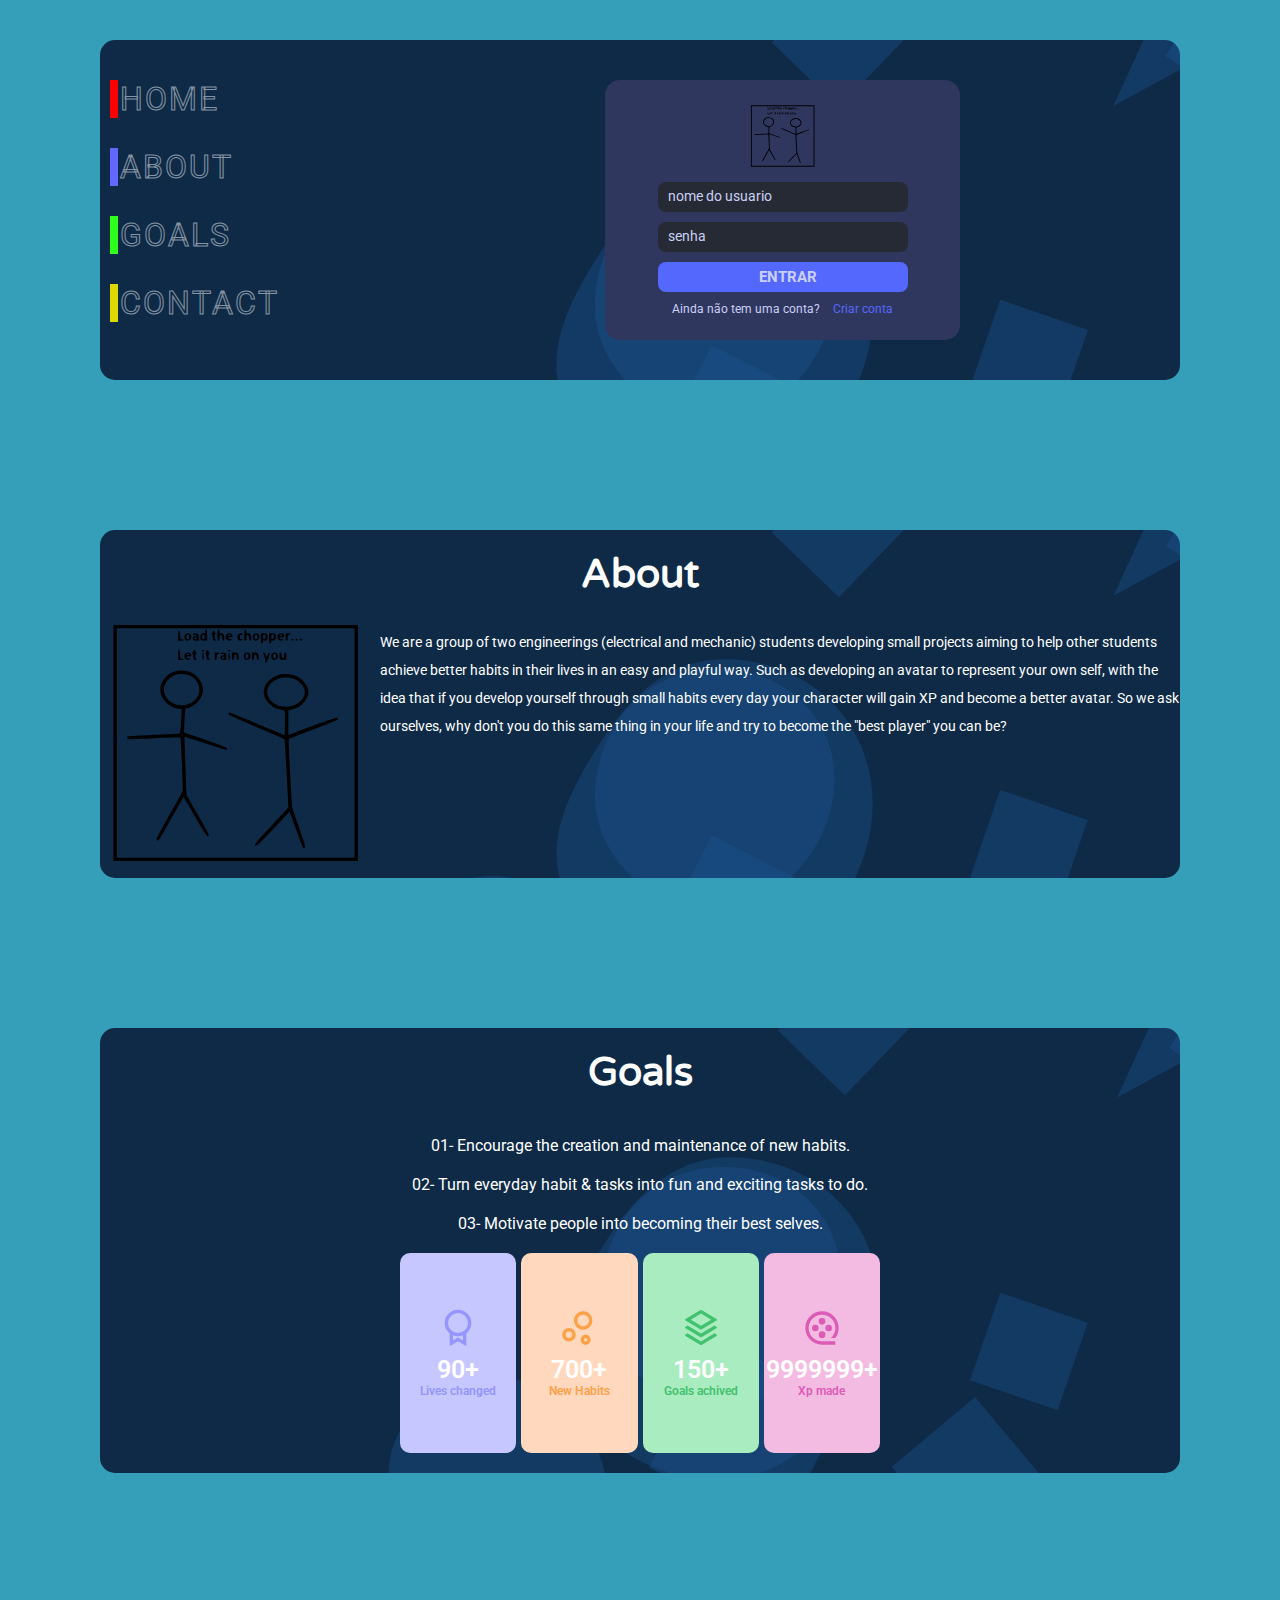
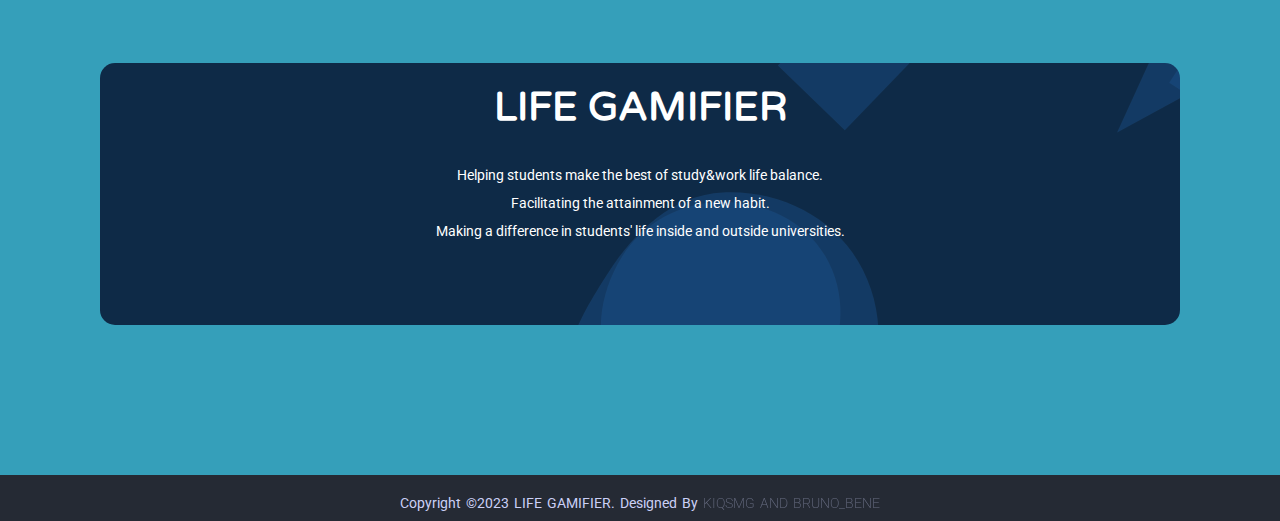
<file: FrontEnd/index2.html>
<!DOCTYPE html>
<html lang="en">
<head>
    <link rel="preconnect" href="https://fonts.googleapis.com">
    <link rel="preconnect" href="https://fonts.gstatic.com" crossorigin>

    <meta charset="UTF-8">
    <meta http-equiv="X-UA-Compatible" content="IE=edge">
    <meta name="viewport" content="width=device-width, initial-scale=1.0">
    <title>Login Page</title>

    <link href="https://fonts.googleapis.com/css2?family=Roboto&family=Varela+Round&display=swap" rel="stylesheet">


    <link rel="stylesheet" type="text/css" href="style2.css">
</head>
<body>

    <div id="Home_id" class="container">
        <header>
            <ul>
                <li style="--clr: #ff0000;">
                    <a href="#Home_id" data-text="&nbsp;Home">&nbsp;Home&nbsp;</a>
                </li>
        
                <li style="--clr: #6467ff;">
                    <a href="#About_id" data-text="&nbsp;About">&nbsp;About&nbsp;</a>
                </li>
        
                <li style="--clr: #2fff1c;">
                    <a href="#Goals_id" data-text="&nbsp;Goals">&nbsp;Goals&nbsp;</a>
                </li>
        
                <li style="--clr: #dcd800;">
                    <a href="#Contact_id" data-text="&nbsp;Contact">&nbsp;Contact&nbsp;</a>
                </li>
            </ul>
        </header>
    
        <section class="area-login">
            <div class="login">
                <div>
                    <img src="Logo.svg" alt="">
                </div>
    
                <form>
                    <input id="user_name" type="text" name="nome" placeholder="nome do usuario" autofocus>
    
                    <input id="user_password" type="password" name="senha" placeholder="senha">
    
                    <input type="submit" value="entrar">
                </form>
                <p>Ainda não tem uma conta? <a href="#">Criar conta</a></p>
            </div>
        </section>

    </div>


    <main>
        <div id="About_id" class="About">

            <h1>About</h1>
    
            <div class="team">

                <img src="Logo.svg" alt="Project founders photo">
                <p>We are a group of two engineerings (electrical and mechanic) students developing small projects aiming to help other students achieve better habits in their lives in an easy and playful way.
                    Such as developing an avatar to represent your own self, with the idea that if you develop yourself through small habits every day your character will gain XP and become
                    a better avatar. So we ask ourselves, why don't you do this same thing in your life and try to become the "best player" you can be? </p>
            </div>
            

        </div>
        
        <div id="Goals_id" class="Goals">

            <h1>Goals</h1>

            <div class="FirstGoal">
                01- Encourage the creation and maintenance of new habits.
                
            </div>

            <div class="SecondGoal">
                02- Turn everyday habit & tasks into fun and exciting tasks to do.
            </div>

            <div class="ThirdGoal">
                03- Motivate people into becoming their best selves.
            </div>


            <div class="card">
                <div class="item item--1">
                  <svg height="24" width="24" viewBox="0 0 24 24" xmlns="http://www.w3.org/2000/svg"><path d="M0 0h24v24H0z" fill="none"></path><path fill="rgba(149,149,255,1)" d="M17 15.245v6.872a.5.5 0 0 1-.757.429L12 20l-4.243 2.546a.5.5 0 0 1-.757-.43v-6.87a8 8 0 1 1 10 0zm-8 1.173v3.05l3-1.8 3 1.8v-3.05A7.978 7.978 0 0 1 12 17a7.978 7.978 0 0 1-3-.582zM12 15a6 6 0 1 0 0-12 6 6 0 0 0 0 12z"></path></svg>
                  <span class="quantity"> 90+ </span>
                  <span class="text text--1"> Lives changed </span>
                </div>
                <div class="item item--2">
                  <svg xmlns="http://www.w3.org/2000/svg" viewBox="0 0 24 24" width="24" height="24"><path fill="none" d="M0 0L24 0 24 24 0 24z"></path><path d="M16 16c1.657 0 3 1.343 3 3s-1.343 3-3 3-3-1.343-3-3 1.343-3 3-3zM6 12c2.21 0 4 1.79 4 4s-1.79 4-4 4-4-1.79-4-4 1.79-4 4-4zm10 6c-.552 0-1 .448-1 1s.448 1 1 1 1-.448 1-1-.448-1-1-1zM6 14c-1.105 0-2 .895-2 2s.895 2 2 2 2-.895 2-2-.895-2-2-2zm8.5-12C17.538 2 20 4.462 20 7.5S17.538 13 14.5 13 9 10.538 9 7.5 11.462 2 14.5 2zm0 2C12.567 4 11 5.567 11 7.5s1.567 3.5 3.5 3.5S18 9.433 18 7.5 16.433 4 14.5 4z" fill="rgba(252,161,71,1)"></path></svg>    
                  <span class="quantity"> 700+ </span>
                  <span class="text text--2"> New Habits </span>
                </div>
                <div class="item item--3">
                  <svg height="24" width="24" viewBox="0 0 24 24" xmlns="http://www.w3.org/2000/svg"><path d="M0 0h24v24H0z" fill="none"></path><path fill="rgba(66,193,110,1)" d="M20.083 15.2l1.202.721a.5.5 0 0 1 0 .858l-8.77 5.262a1 1 0 0 1-1.03 0l-8.77-5.262a.5.5 0 0 1 0-.858l1.202-.721L12 20.05l8.083-4.85zm0-4.7l1.202.721a.5.5 0 0 1 0 .858L12 17.65l-9.285-5.571a.5.5 0 0 1 0-.858l1.202-.721L12 15.35l8.083-4.85zm-7.569-9.191l8.771 5.262a.5.5 0 0 1 0 .858L12 13 2.715 7.429a.5.5 0 0 1 0-.858l8.77-5.262a1 1 0 0 1 1.03 0zM12 3.332L5.887 7 12 10.668 18.113 7 12 3.332z"></path></svg>
                  <span class="quantity"> 150+ </span>
                  <span class="text text--3"> Goals achived </span>
                </div>
                <div class="item item--4">
                  <svg height="24" width="24" viewBox="0 0 24 24" xmlns="http://www.w3.org/2000/svg"><path d="M0 0h24v24H0z" fill="none"></path><path fill="rgba(220,91,183,1)" d="M12 20h8v2h-8C6.477 22 2 17.523 2 12S6.477 2 12 2s10 4.477 10 10a9.956 9.956 0 0 1-2 6h-2.708A8 8 0 1 0 12 20zm0-10a2 2 0 1 1 0-4 2 2 0 0 1 0 4zm-4 4a2 2 0 1 1 0-4 2 2 0 0 1 0 4zm8 0a2 2 0 1 1 0-4 2 2 0 0 1 0 4zm-4 4a2 2 0 1 1 0-4 2 2 0 0 1 0 4z"></path></svg>
                  <span class="quantity"> 9999999+ </span>
                  <span class="text text--4"> Xp made </span>
                </div>
              </div>

        </div>
        

    </main>
  

    <footer id="Contact_id">     <!-- Footer will be used to add the contact infos -->

        <div class="footer-content">
            <h3> LIFE GAMIFIER</h3>
            <p>Helping students make the best of study&work life balance.<br>
            Facilitating the attainment of a new habit.<br>
            Making a difference in students' life inside and outside universities.</p>
            <ul class="socials">
                <li><a href="https://www.facebook.com/shakira/?locale=pt_BR" target="_blank" id="Facebook"></a></li>
                <li><a href="https://www.linkedin.com/in/caique-sales-miranda-gomes-9b9a66185/" target="_blank" id="LinkedIn"></a></li>
                <li><a href="https://twitter.com/BarackObama" target="_blank" id="Twitter"></a></li>

            </ul>
        </div>
        <div class="footer-bottom">
            <p>copyright &copy;2023 LIFE GAMIFIER. designed by <span>kiqsmg and bruno_bene</span></p>
        </div>
    </footer>
    
    
</body>
</html>
</file>
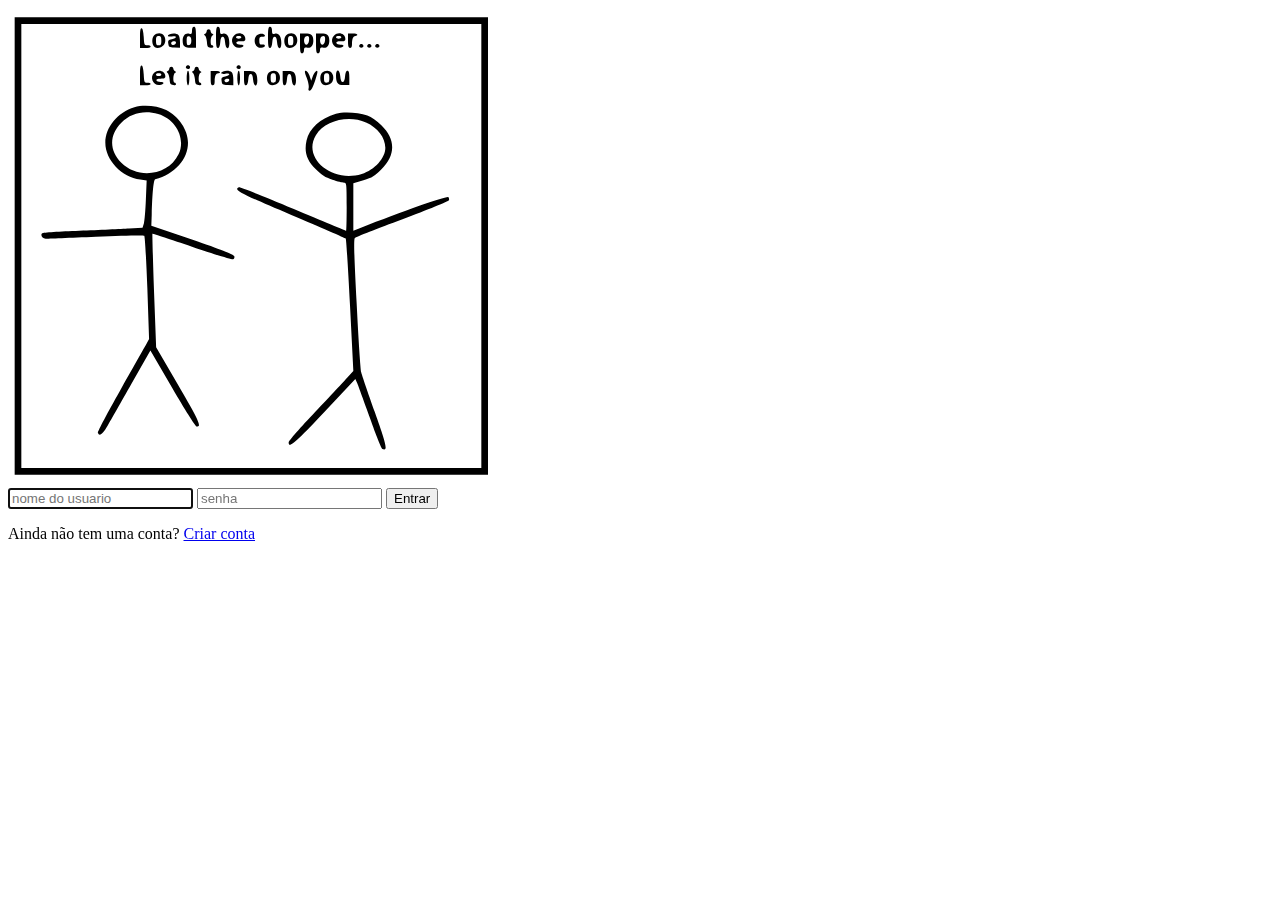
<file: FrontEnd/index3.html>
<!DOCTYPE html>
<html lang="en">
<head>
    <meta charset="UTF-8">
    <meta name="viewport" content="width=device-width, initial-scale=1.0">
    <title>Criar Conta</title>
</head>
<body>
    <section class="area-create-account">
        <div class="create-account">
            <div>
                <img src="Logo.svg" alt="">
            </div>

            <form>
                <input id="username" type="text" name="nome" placeholder="nome do usuario" autofocus>

                <input id="password" type="password" name="senha" placeholder="senha">

                <button type="button" onclick="handleButtonClick()">Entrar</button>
            </form>
            <p>Ainda não tem uma conta? <a href="#">Criar conta</a></p>
        </div>
    </section>
</body>
</html>
</file>
<file: FrontEnd/style2.css>
* {
    box-sizing: border-box;
    padding: 0;
    margin: 0;
    font-family: "Roboto", sans-serif;
}

body {
    display: flex;
    align-items: flex-start;
    min-height: 100vh;
    background: #359fba;
    margin: 40px 40px 0px 40px;
    flex-direction: column;

    align-items: center;
}

.container {
    display: flex;
    background-image: url(background.svg);
    width: 90%;
    border-radius: 15px 15px 15px 15px;
}

.area-login{
    margin-left: 305px;
    margin-top: 40px;
}
main {
    display: flex;
    align-items: center;
    flex-direction: column;
}

.About {
    margin-top: 150px;

    background-image: url(background.svg);

    display: flex;
    flex-direction: column;

    align-items: center;
    background-color: #313445;
    width: 90%;
    border-radius: 15px 15px 15px 15px;
}

.About H1 {
    color: white;
    margin-top: 20px;
    font-family: "Varela Round", sans-serif;
    align-items: center;
    margin-bottom: 20px;

    font-size: 40px;
}

.team {
    display: flex;
    flex-direction: row;
}

.team img {
    width: 250px;
    height: 250px;
    margin-left: 10px;
    margin-bottom: 10px;
}

.team p {
    margin-left: 20px;
    line-height: 28px;
    font-size: 14px;
    color: white;
}

.Goals {
    margin-top: 150px;

    background-image: url(background.svg);

    display: flex;
    flex-direction: column;

    align-items: center;
    background-color: #313445;
    width: 90%;
    border-radius: 15px 15px 15px 15px;
}
.Goals h1 {
    color: white;
    margin-top: 20px;
    font-family: "Varela Round", sans-serif;
    align-items: center;
    margin-bottom: 20px;

    font-size: 40px;
}

.FirstGoal {
    margin-top: 20px;
    color: white;
}

.SecondGoal {
    margin-top: 20px;
    color: white;
}

.ThirdGoal {
    margin-top: 20px;
    margin-bottom: 20px;
    color: white;
}

.card {
    width: 480px;
    height: 200px;
    color: white;
    display: flex;
    flex-direction: row;
    grid-template-columns: 1fr 1fr;
    grid-template-rows: 1fr 1fr;
    gap: 5px;
    overflow: visible;
    margin-bottom: 20px;
   }
   
   .card .item {
    border-radius: 10px;
    width: 100%;
    height: 100%;
    display: flex;
    flex-direction: column;
    align-items: center;
    justify-content: center;
   }
   
   .item:hover {
    transform: scale(0.95);
    transition: all 0.3s;
   }
   
   .item svg {
    width: 40px;
    height: 40px;
    margin-bottom: 7px;
   }
   
   .item--1 {
    background: #c7c7ff;
   }
   
   .item--2 {
    background: #ffd8be;
   }
   
   .item--3 {
    background: #a9ecbf;
   }
   
   .item--4 {
    background: #f3bbe1;
   }
   
   .quantity {
    font-size: 25px;
    font-weight: 600;
   }
   
   .text {
    font-size: 12px;
    font-family: inherit;
    font-weight: 600;
   }
   
   .text--1 {
    color: rgba(149,149,255,1);
   }
   
   .text--2 {
    color: rgba(252,161,71,1);
   }
   
   .text--3 {
    color: rgba(66,193,110,1);
   }
   
   .text--4 {
    color: rgba(220,91,183,1);
   }


       ---------------LOG IN-----------------
.area-login {
    display: flex;
    justify-content: center;
    align-items: center;
    height: 100vh;
    justify-content: right;
    align-items: center;
}

.login {
    display: flex;
    flex-direction: column;
    justify-content: center;
    align-items: center;
    background: #30375e;

    border-radius: 15px;
    width: 355px;
    height: 260px;
    padding: 35px;
}

.login form {
    display: flex;
    flex-direction: column;
}

.login input {
    margin-top: 10px;
    background-color: #252A34;
    padding-left: 10px;
    color: #CBD0F7;
    border: none;
    height: 30px;
    width: 250px;
    outline: none;

    border-radius: 8px;
}

.login img {
    width: 65px;
    height: auto;    
}

input::placeholder {
    color: #CBD0F7;
    font-size: 14px;
}

form [type="submit"] {
    display: block;
    background-color: #5568FE;
    font-size: 15px;
    text-transform: uppercase;
    font-weight: bold;
    cursor: pointer;

}

p {
    margin-top: 10px;
    color: #CBD0F7;
    font-size: 12px;
}

a {
    color: #5568FE;
    text-decoration: none;
    margin-left: 10px;
}



header {
    height: 300px;
    width: 200px;
    margin-top: 40px;
}

ul {
    position: relative;
    display: flex;
    flex-direction: column;
    gap: 30px;
    justify-content: center;
}

ul li {
    position: relative;
    list-style: none;
}


ul li a {
    font-size: 2em;
    text-decoration: none;
    letter-spacing: 2px;
    text-transform: uppercase;
    color: transparent;
    -webkit-text-stroke: 1px rgba(255, 255, 255, 0.5);
}

ul li a::before {
    content: attr(data-text);
    position: absolute;
    color: var(--clr);
    width: 0;
    overflow: hidden;
    transition: 1s;
    border-right: 8px solid var(--clr);
    -webkit-text-stroke: 1px var(--clr);
}

ul li a:hover::before {
    width: 100%;
    filter: drop-shadow(0 0 25px var(--clr));
}


footer {
    font-family: "Open Sans";
    padding-top: 40px;
    color: white;

    width: 90%;

    display: flex;
    justify-content: center;
    flex-direction: column;
    align-items: center;
    gap: 150px;
}

.footer-content {
    margin-top: 150px;
    background-image: url(background.svg);
    width: 100%;
    border-radius: 15px 15px 15px 15px;
    display: flex;
    align-items: center;
    justify-content: center;
    flex-direction: column;
    text-align: center;
}

.footer-content h3{

    color: white;
    margin-top: 20px;
    font-family: "Varela Round", sans-serif;
    align-items: center;
    margin-bottom: 20px;

    font-size: 40px;
}

.footer-content p{
    max-width: 500px;
    margin: 10px auto;
    line-height: 28px;
    font-size: 14px;
    color: white;
}

.socials{
    list-style: none;
    display: flex;
    align-items: center;
    justify-content: center;
    margin: 10px 0px 30px 0px;

    flex-direction: row;
}

.socials li {
    margin: 0 10px;
}

#Facebook,
#Twitter,
#LinkedIn {
  display: inline-block;
  width: 26px;
  height: 26px;
}
#Facebook {
  background-image: url('http://paksef.com/wp-content/uploads/2015/08/facebook-icon-hover.png');
}
#Facebook:hover {
  background-image: url('http://paksef.com/wp-content/uploads/2015/08/facebook-icon.png');
}
#Twitter {
  background-image: url('http://paksef.com/wp-content/uploads/2015/08/twitter-icon-hover.png');
}
#Twitter:hover {
  background-image: url('http://paksef.com/wp-content/uploads/2015/08/twitter-icon.png');
}
#LinkedIn {
  background-image: url('http://paksef.com/wp-content/uploads/2015/08/Linkedin-icon-hover.png');
}
#LinkedIn:hover {
  background-image: url('http://paksef.com/wp-content/uploads/2015/08/Linkedin-icon.png');
}

.footer-bottom {
    background: #252A34;
    width: 100vw;
    padding: 10px 0;
    text-align: center;
}

.footer-bottom p {
    font-size: 14px;
    word-spacing: 2px;
    text-transform: capitalize;
}

.footer-bottom span {
    text-transform: uppercase;
    opacity: 0.4;
    font-weight: 200;
}
</file>
